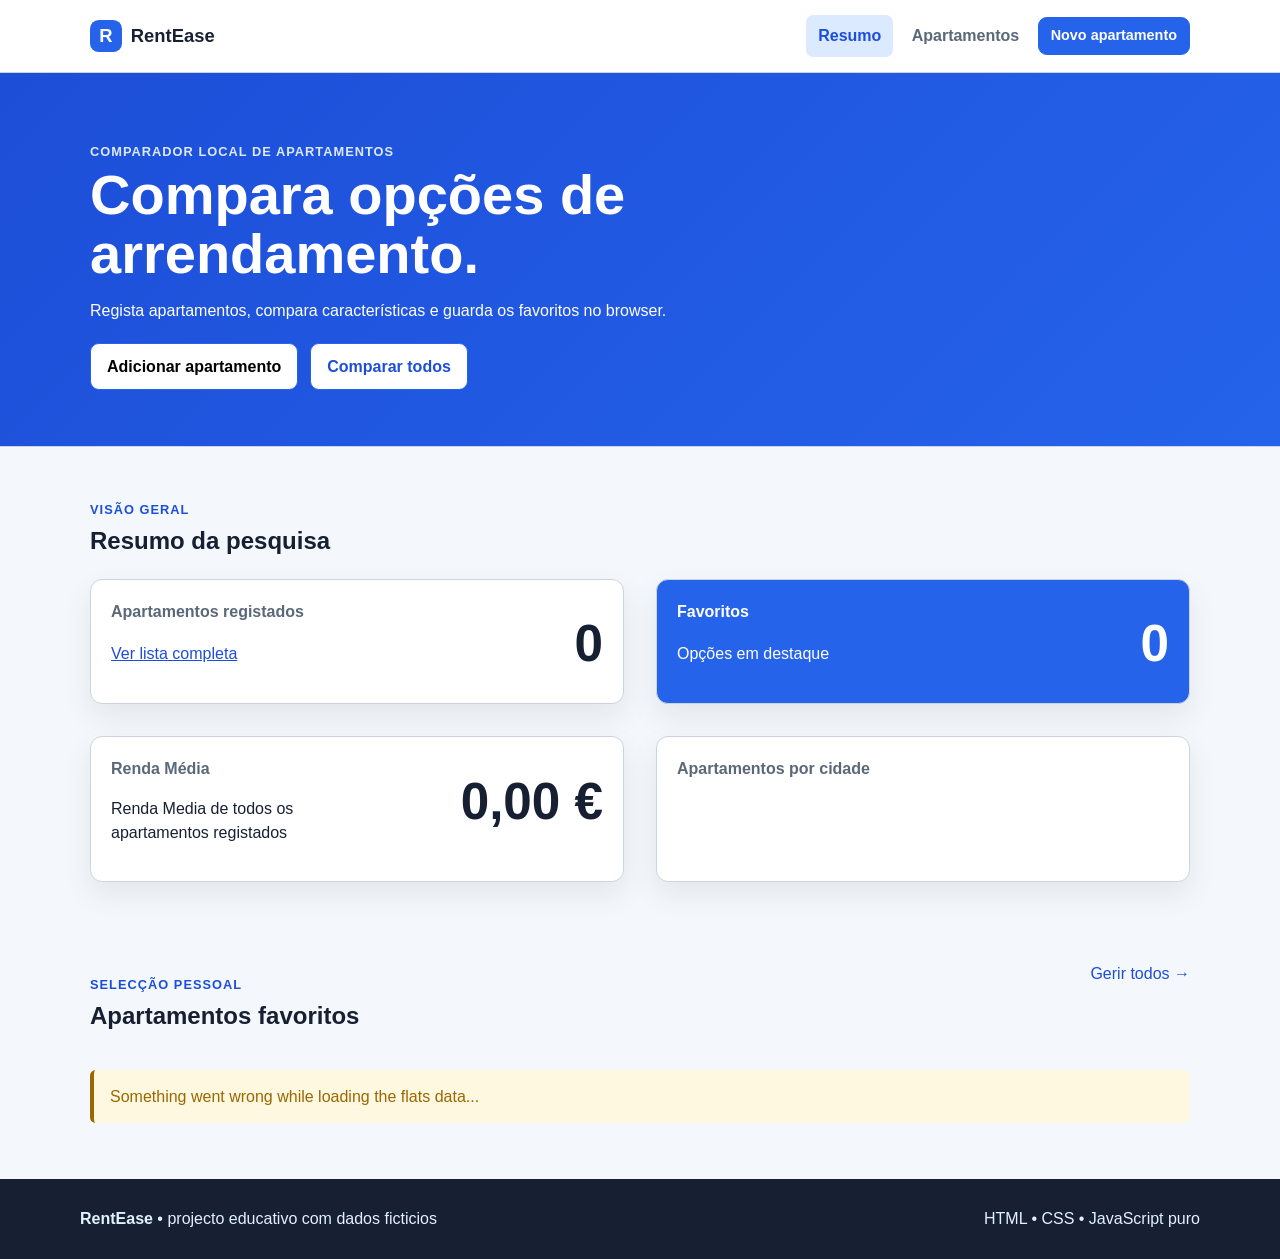
<file: index.html>
<!doctype html>
<html lang="pt-PT">
  <head>
    <meta charset="UTF-8" />
    <meta name="viewport" content="width=device-width, initial-scale=1.0" />
    <meta
      name="description"
      content="Resumo e apartamentos favoritos guardados no RentEase."
    />
    <title>RentEase — Resumo</title>
    <link rel="icon" href="data:," />
    <link rel="stylesheet" href="css/styles.css" />
    <script src="js/storage.js" defer></script>
    <script src="js/home.js" defer></script>
  </head>
  <body>
    <header class="site-header">
      <nav class="nav container">
        <a class="brand" href="index.html">
          <span class="brand__mark">R</span>
          <span>RentEase</span>
        </a>

        <div class="nav__links">
          <a class="current-page" href="index.html">Resumo</a>
          <a href="flats.html">Apartamentos</a>
          <a class="button button--small" href="new-flat.html"
            >Novo apartamento</a
          >
        </div>
      </nav>
    </header>

    <main>
      <section class="page-hero">
        <div class="container">
          <p class="eyebrow">Comparador local de apartamentos</p>
          <h1>Compara opções de arrendamento.</h1>
          <p>
            Regista apartamentos, compara características e guarda os favoritos
            no browser.
          </p>

          <div class="hero-actions">
            <a
              class="button"
              style="background-color: white; color: black"
              href="new-flat.html"
              >Adicionar apartamento</a
            >
            <a class="button button--secondary" href="flats.html"
              >Comparar todos</a
            >
          </div>
        </div>
      </section>

      <section class="container summary-section">
        <div class="section-heading">
          <p class="eyebrow">Visão geral</p>
          <h2>Resumo da pesquisa</h2>
        </div>

        <div class="stats-grid">
          <article class="stat-card">
            <span class="stat-card__label">Apartamentos registados</span>
            <strong class="stat-card__value" id="totalFlatsCount">0</strong>
            <a href="flats.html">Ver lista completa</a>
          </article>

          <article class="stat-card">
            <span class="stat-card__label">Favoritos</span>
            <strong class="stat-card__value" id="favouriteFlatsCount">0</strong>
            <p>Opções em destaque</p>
          </article>
          <article class="stat-card">
            <span class="stat-card__label">Renda Média</span>
            <strong class="stat-card__value" id="rendaMedia">0</strong>
            <p>Renda Media de todos os apartamentos registados</p>
          </article>
          <article class="stat-card">
            <span class="stat-card__label">Apartamentos por cidade</span>
            <ul class="" id="cityApartList"></ul>
          </article>
        </div>
      </section>

      <section class="container content-section">
        <div class="section-heading">
          <p class="eyebrow">Selecção pessoal</p>
          <h2>Apartamentos favoritos</h2>
          <a id="seeAllFlats" href="flats.html">Gerir todos &RightArrow;</a>
        </div>

        <div id="homeFeedback" class="feedback" hidden></div>
        <div id="favouriteList" class="property-grid"></div>
      </section>
    </main>
    <!-- DONE TODO HTML-1: acrescenta um footer com o nome do projecto e as tecnologias utilizadas.  -->
    <footer class="site-footer">
      <div class="footer-container">
        <div class="">
          <p>
            <strong>RentEase</strong> &bull; projecto educativo com dados
            ficticios
          </p>
        </div>
        <div class=""><p>HTML &bull; CSS &bull; JavaScript puro</p></div>
      </div>
    </footer>
  </body>
</html>
</file>
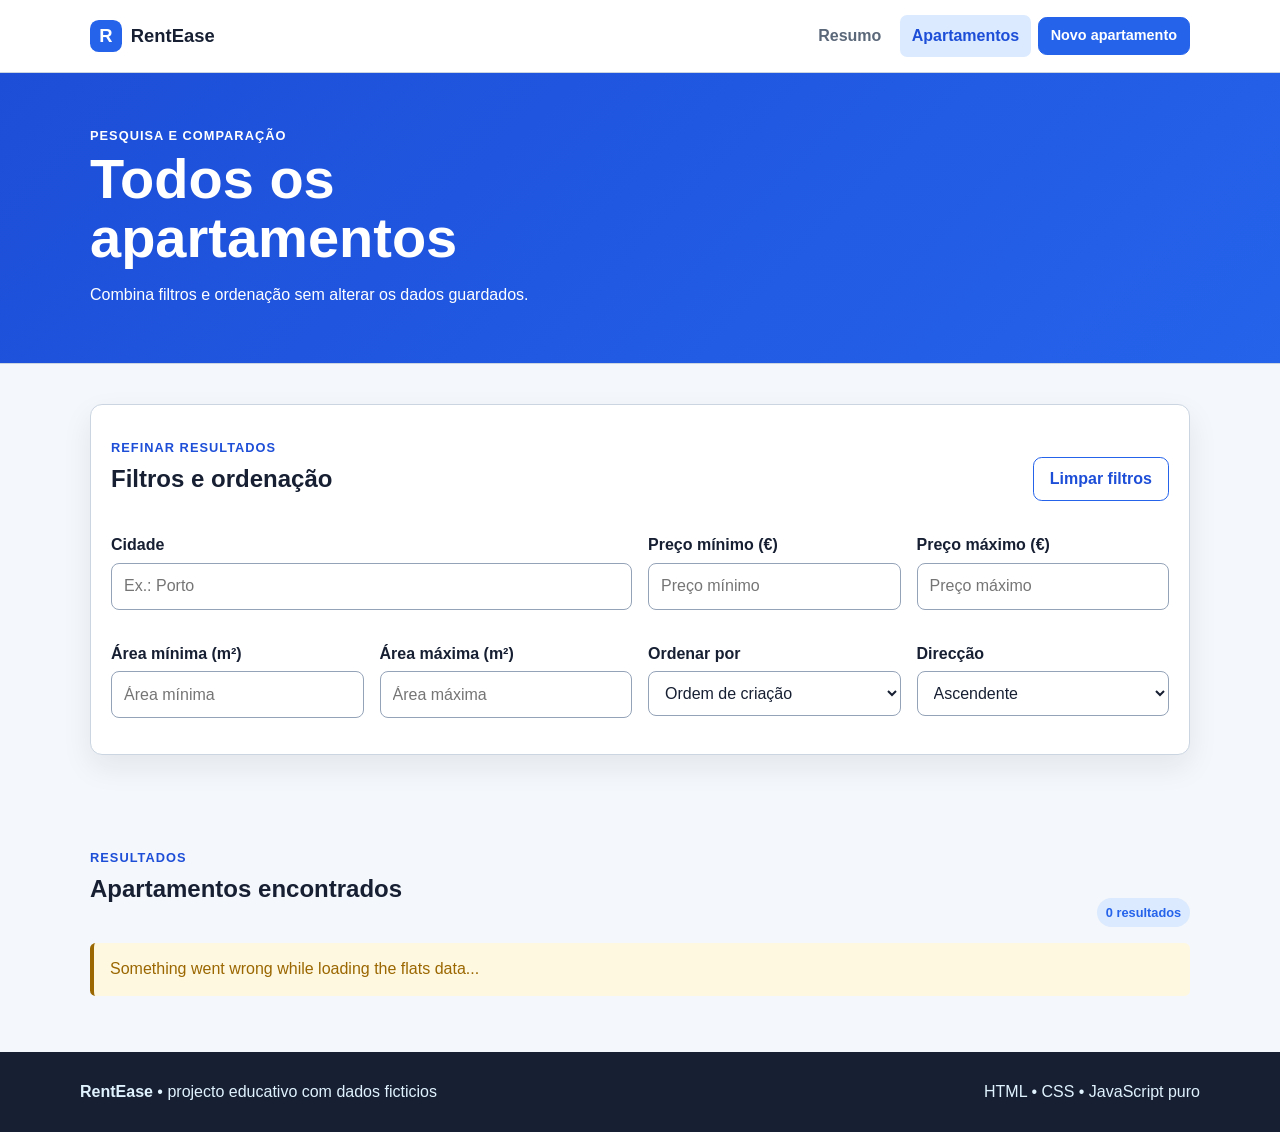
<file: flats.html>
<!doctype html>
<html lang="pt-PT">
  <head>
    <meta charset="UTF-8" />
    <meta name="viewport" content="width=device-width, initial-scale=1.0" />
    <meta
      name="description"
      content="Lista, filtra e ordena os apartamentos guardados no RentEase."
    />
    <title>RentEase — Apartamentos</title>
    <link rel="icon" href="data:," />
    <link rel="stylesheet" href="css/styles.css" />
    <script src="js/storage.js" defer></script>
    <script src="js/flats.js" defer></script>
  </head>
  <body>
    <header class="site-header">
      <nav class="nav container">
        <a class="brand" href="index.html">
          <span class="brand__mark">R</span>
          <span>RentEase</span>
        </a>

        <div class="nav__links">
          <a href="index.html">Resumo</a>
          <a class="current-page" href="flats.html">Apartamentos</a>
          <a class="button button--small" href="new-flat.html"
            >Novo apartamento</a
          >
        </div>
      </nav>
    </header>

    <main>
      <section class="page-title">
        <div class="container">
          <p class="eyebrow" style="color: white">Pesquisa e comparação</p>
          <h1>Todos os apartamentos</h1>
          <p>Combina filtros e ordenação sem alterar os dados guardados.</p>
        </div>
      </section>

      <section class="container content-section">
        <form id="filtersForm" class="filters-panel">
          <div class="section-heading">
            <p class="eyebrow">Refinar resultados</p>
            <h2>Filtros e ordenação</h2>
          </div>

          <div class="filters-grid">
            <div class="field field--wide">
              <label for="cityFilter">Cidade</label>
              <input
                id="cityFilter"
                name="city"
                type="search"
                placeholder="Ex.: Porto"
              />
            </div>

            <div class="field">
              <!-- DONE TODO HTML-2: acrescenta um label associado a minPriceFilter. -->
              <label for="minPriceFilter">Preço mínimo (&euro;)</label>
              <input
                id="minPriceFilter"
                name="minPrice"
                type="number"
                min="0"
                step="0.01"
                placeholder="Preço mínimo"
              />
            </div>

            <div class="field">
              <!-- DONE TODO HTML-3: acrescenta um label associado a maxPriceFilter. -->
              <label for="maxPriceFilter">Preço máximo (&euro;)</label>
              <input
                id="maxPriceFilter"
                name="maxPrice"
                type="number"
                min="0"
                step="0.01"
                placeholder="Preço máximo"
              />
            </div>

            <div class="field">
              <!-- DONE TODO HTML-4: acrescenta um label associado a minAreaFilter. -->
              <label for="minAreaFilter">Área mínima (m&sup2;)</label>
              <input
                id="minAreaFilter"
                name="minArea"
                type="number"
                min="0"
                step="0.1"
                placeholder="Área mínima"
              />
            </div>

            <div class="field">
              <!-- DONE TODO HTML-5: acrescenta um label associado a maxAreaFilter. -->
              <label for="maxAreaFilter">Área máxima (m&sup2;)</label>
              <input
                id="maxAreaFilter"
                name="maxArea"
                type="number"
                min="0"
                step="0.1"
                placeholder="Área máxima"
              />
            </div>

            <div class="field">
              <label for="sortBy">Ordenar por</label>
              <select id="sortBy" name="sortBy">
                <option value="none">Ordem de criação</option>
                <option value="city">Cidade</option>
                <option value="price">Preço</option>
                <option value="area">Área</option>
              </select>
            </div>
            <div class="field">
              <label for="sortDirection">Direcção</label>
              <select id="sortDirection" name="sortDirection">
                <option value="asc">Ascendente</option>
                <option value="dec">Decresente</option>
              </select>
            </div>
          </div>

          <button
            id="clearFiltersButton"
            class="button button--secondary"
            type="reset"
          >
            Limpar filtros
          </button>
        </form>
      </section>

      <section class="container content-section">
        <div class="section-heading section-heading--actions">
          <div>
            <p class="eyebrow">Resultados</p>
            <h2>Apartamentos encontrados</h2>
          </div>
          <output id="resultsCount" class="badge-blue">0 resultados</output>
        </div>

        <div id="flatsFeedback" class="feedback" hidden></div>
        <div id="flatList" class="property-grid"></div>
      </section>

      <div id="delete-modal" class="modal hidden">
        <div class="modal-content">
          <h3>Eliminar Apartamento?</h3>
          <p>Tem a certeza que quer eliminar este apartamento?</p>

          <button
            id="cancel-delete"
            class="button button--secondary button--small"
          >
            Cancelar
          </button>
          <button
            id="confirm-delete"
            class="button button--danger button--small"
          >
            Eliminar
          </button>
        </div>
      </div>
    </main>

    <!-- DONE TODO HTML-6: acrescenta um footer consistente com index.html. -->
    <footer class="site-footer">
      <div class="footer-container">
        <div class="">
          <p>
            <strong>RentEase</strong> &bull; projecto educativo com dados
            ficticios
          </p>
        </div>
        <div class=""><p>HTML &bull; CSS &bull; JavaScript puro</p></div>
      </div>
    </footer>
  </body>
</html>
</file>
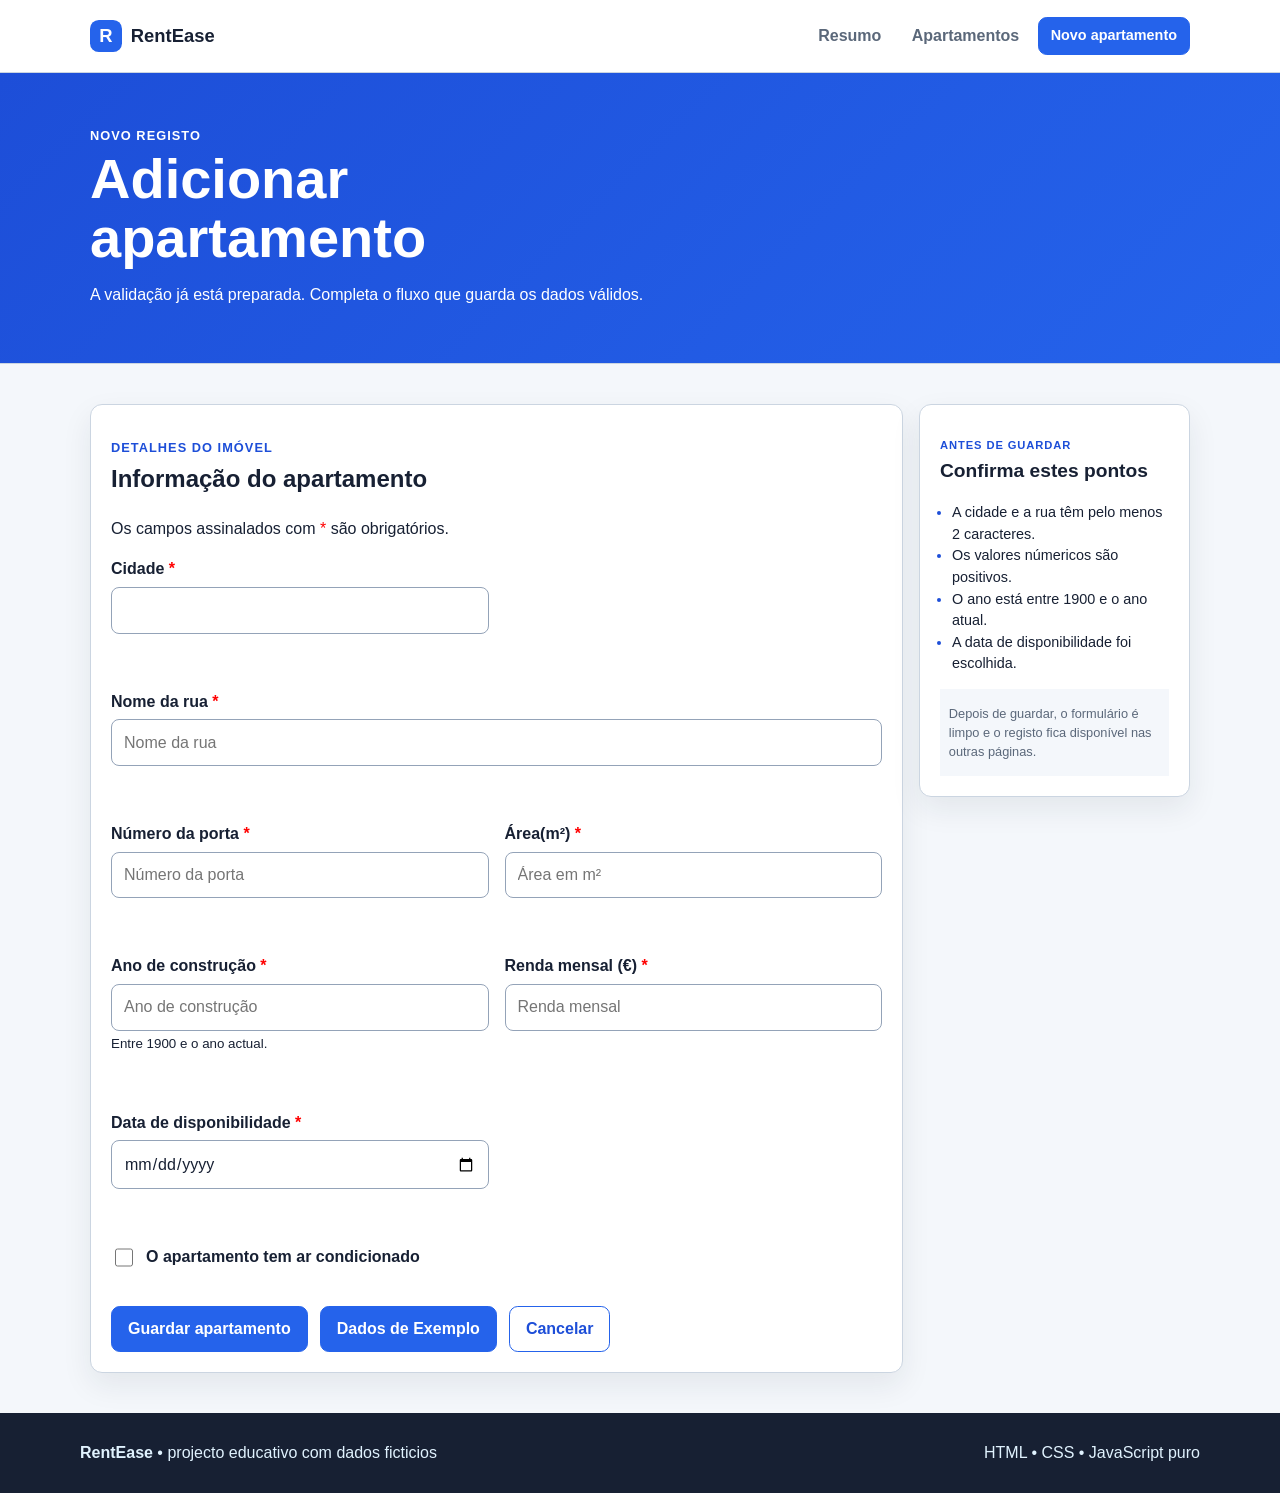
<file: new-flat.html>
<!doctype html>
<html lang="pt-PT">
  <head>
    <meta charset="UTF-8" />
    <meta name="viewport" content="width=device-width, initial-scale=1.0" />
    <meta
      name="description"
      content="Regista um novo apartamento no RentEase."
    />
    <title>RentEase — Novo apartamento</title>
    <link rel="icon" href="data:," />
    <link rel="stylesheet" href="css/styles.css" />
    <script src="js/storage.js" defer></script>
    <script src="js/new-flat.js" defer></script>
  </head>
  <body>
    <header class="site-header">
      <nav class="nav container">
        <a class="brand" href="index.html">
          <span class="brand__mark">R</span>
          <span>RentEase</span>
        </a>

        <div class="nav__links">
          <a href="index.html">Resumo</a>
          <a href="flats.html">Apartamentos</a>
          <a class="button button--small current-page" href="new-flat.html"
            >Novo apartamento</a
          >
        </div>
      </nav>
    </header>

    <main>
      <section id="page-title" class="page-title">
        <div class="container">
          <p class="eyebrow" style="color: white">Novo registo</p>
          <h1>Adicionar apartamento</h1>
          <p>
            A validação já está preparada. Completa o fluxo que guarda os dados
            válidos.
          </p>
        </div>
      </section>

      <section class="container content-section">
        <form id="newFlatForm" class="form-card" novalidate>
          <div class="section-heading">
            <p class="eyebrow">Detalhes do imóvel</p>
            <h2>Informação do apartamento</h2>
          </div>

          <p>
            Os campos assinalados com <span class="required">*</span> são
            obrigatórios.
          </p>

          <div class="form-grid">
            <div class="field">
              <label for="city">Cidade <span class="required">*</span></label>
              <input id="city" name="city" type="text" required />
              <p id="cityError" class="field-error"></p>
            </div>

            <div class="field field--wide">
              <!-- DONE TODO HTML-7: acrescenta um label associado a streetName. -->
              <label for="streetName"
                >Nome da rua <span class="required">*</span></label
              >
              <input
                id="streetName"
                name="streetName"
                type="text"
                placeholder="Nome da rua"
                required
              />
              <p id="streetNameError" class="field-error"></p>
            </div>

            <div class="field">
              <!-- DONE TODO HTML-8: acrescenta um label associado a streetNumber. -->
              <label for="streetNumber"
                >Número da porta <span class="required">*</span></label
              >
              <input
                id="streetNumber"
                name="streetNumber"
                type="number"
                min="1"
                step="1"
                placeholder="Número da porta"
                required
              />
              <p id="streetNumberError" class="field-error"></p>
            </div>

            <div class="field">
              <!-- DONE TODO HTML-9: acrescenta um label associado a areaSize. -->
              <label for="areaSize"
                >Área(m&sup2;) <span class="required">*</span></label
              >
              <input
                id="areaSize"
                name="areaSize"
                type="number"
                min="0"
                step="0.1"
                placeholder="Área em m²"
                required
              />
              <p id="areaSizeError" class="field-error"></p>
            </div>

            <div class="field">
              <!-- DONE TODO HTML-10: acrescenta um label associado a yearBuilt. -->
              <label for="yearBuilt"
                >Ano de construção <span class="required">*</span></label
              >
              <input
                id="yearBuilt"
                name="yearBuilt"
                type="number"
                min="1900"
                step="1"
                placeholder="Ano de construção"
                required
              />
              <small>Entre 1900 e o ano actual.</small>
              <p id="yearBuiltError" class="field-error"></p>
            </div>

            <div class="field">
              <!-- DONE TODO HTML-11: acrescenta um label associado a rentPrice. -->
              <label for="rentPrice"
                >Renda mensal (&euro;) <span class="required">*</span></label
              >
              <input
                id="rentPrice"
                name="rentPrice"
                type="number"
                min="0"
                step="0.01"
                placeholder="Renda mensal"
                required
              />
              <p id="rentPriceError" class="field-error"></p>
            </div>

            <div class="field">
              <label for="dateAvailable"
                >Data de disponibilidade <span class="required">*</span></label
              >
              <input
                id="dateAvailable"
                name="dateAvailable"
                type="date"
                required
              />
              <p id="dateAvailableError" class="field-error"></p>
            </div>

            <div class="field checkbox-field field--wide">
              <input id="hasAC" name="hasAC" type="checkbox" />
              <label for="hasAC">O apartamento tem ar condicionado</label>
            </div>
          </div>

          <div id="formFeedback" class="feedback" hidden>
            <span id="formFeedbackText"></span>
            <a id="viewFlatsLink" href="flats.html" hidden>Ver apartamentos</a>
          </div>

          <div class="form-actions">
            <button class="button" type="submit">Guardar apartamento</button>
            <button id="btnExamples" class="button" type="button">
              Dados de Exemplo
            </button>
            <a class="button button--secondary" href="flats.html">Cancelar</a>
          </div>
        </form>

        <aside class="form-card">
          <div class="section-heading">
            <p class="eyebrow">Antes de guardar</p>
            <h2>Confirma estes pontos</h2>
          </div>

          <ul class="aside-list">
            <li>A cidade e a rua têm pelo menos 2 caracteres.</li>
            <li>Os valores númericos são positivos.</li>
            <li>O ano está entre 1900 e o ano atual.</li>
            <li>A data de disponibilidade foi escolhida.</li>
          </ul>
          <div class="aside-block">
            <p>
              Depois de guardar, o formulário é limpo e o registo fica
              disponível nas outras páginas.
            </p>
          </div>
        </aside>
      </section>
    </main>

    <!-- DONE TODO HTML-13: acrescenta um footer consistente com as restantes páginas. -->
    <footer class="site-footer">
      <div class="footer-container">
        <div class="">
          <p>
            <strong>RentEase</strong> &bull; projecto educativo com dados
            ficticios
          </p>
        </div>
        <div class=""><p>HTML &bull; CSS &bull; JavaScript puro</p></div>
      </div>
    </footer>
  </body>
</html>
</file>
<file: css/styles.css>
:root {
  --color-primary: #2563eb;
  --color-primary-dark: #1d4ed8;
  --color-primary-soft: #dbeafe;
  --color-ink: #172033;
  --color-muted: #5b687a;
  --color-border: #cbd5e1;
  --color-surface: #ffffff;
  --color-page: #f4f7fb;
  --color-success: #18794e;
  --color-danger: #b42318;
  --color-warning: #9a6700;
  --radius: 0.75rem;
  --shadow: 0 12px 30px rgba(23, 32, 51, 0.08);
}

* {
  box-sizing: border-box;
}

body {
  margin: 0;
  color: var(--color-ink);
  background: var(--color-page);
  font-family: Arial, Helvetica, sans-serif;
  line-height: 1.5;
}

.required {
  color: red;
}

a {
  color: var(--color-primary-dark);
}

button,
input,
select {
  font: inherit;
}

button,
a {
  -webkit-tap-highlight-color: transparent;
}

/*Modal CSS*/
.modal {
  position: fixed;
  inset: 0;
  background: rgba(0, 0, 0, 0.4);

  display: flex;
  justify-content: center;
  align-items: center;
}

.modal-content {
  background: white;
  padding: 20px;
  border-radius: 8px;
}

:focus-visible {
  outline: 3px solid #f59e0b;
  outline-offset: 3px;
}

.container {
  width: min(1100px, calc(100% - 2rem));
  margin-inline: auto;
}

.site-header {
  position: sticky;
  top: 0;
  z-index: 10;
  background: rgba(255, 255, 255, 0.96);
  border-bottom: 1px solid var(--color-border);
}

/* Exemplo de Flexbox. Usa a mesma lógica noutras zonas da interface. */
.nav {
  min-height: 4.5rem;
  display: flex;
  align-items: center;
  justify-content: space-between;
  flex-wrap: wrap;
  gap: 1rem;
  padding-block: 0.75rem;
}

.brand {
  display: inline-flex;
  align-items: center;
  gap: 0.55rem;
  color: var(--color-ink);
  font-size: 1.15rem;
  font-weight: 800;
  text-decoration: none;
}

.brand__mark {
  width: 2rem;
  height: 2rem;
  display: grid;
  place-items: center;
  color: white;
  background: var(--color-primary);
  border-radius: 0.55rem;
}

.nav__links {
  display: flex;
  align-items: center;
  flex-wrap: wrap;
  gap: 0.4rem;
}

.nav__links > a:not(.button) {
  padding: 0.55rem 0.75rem;
  color: var(--color-muted);
  border-radius: 0.45rem;
  font-weight: 700;
  text-decoration: none;
}

.nav__links > a:not(.button):hover,
.nav__links > a.current-page:not(.button) {
  color: var(--color-primary-dark);
  background: var(--color-primary-soft);
}

.button {
  min-height: 2.75rem;
  display: inline-flex;
  align-items: center;
  justify-content: center;
  padding: 0.65rem 1rem;
  color: white;
  background: var(--color-primary);
  border: 1px solid var(--color-primary);
  border-radius: 0.55rem;
  font-weight: 800;
  text-decoration: none;
  cursor: pointer;
}

.button:hover {
  background: var(--color-primary-dark);
}

.button--secondary {
  color: var(--color-primary-dark);
  background: white;
}

.button--secondary:hover {
  color: white;
  background: var(--color-primary-dark);
}

.button--small {
  min-height: 2.35rem;
  padding: 0.45rem 0.75rem;
  font-size: 0.9rem;
}

.button--danger {
  color: white;
  background: var(--color-danger);
  border-color: var(--color-danger);
}

.page-hero,
.page-title {
  padding: 3.5rem 0;
  background: linear-gradient(
    135deg,
    var(--color-primary-dark),
    var(--color-primary)
  );
  color: white;
  border-bottom: 1px solid var(--color-border);
}

.page-hero .eyebrow {
  color: var(--color-primary-soft);
}

.page-title {
  padding-block: 2.5rem;
}

h1,
h2,
h3,
p {
  overflow-wrap: anywhere;
}

h1 {
  max-width: 18ch;
  margin: 0.3rem 0 0.75rem;
  font-size: clamp(2rem, 6vw, 3.5rem);
  line-height: 1.05;
}

h2,
h3 {
  margin-top: 0;
}

.eyebrow {
  margin-bottom: 0.25rem;
  color: var(--color-primary-dark);
  font-size: 0.8rem;
  font-weight: 900;
  letter-spacing: 0.08em;
  text-transform: uppercase;
}

.hero-actions,
.form-actions,
.property-card__actions {
  display: flex;
  flex-wrap: wrap;
  gap: 0.75rem;
  margin-top: 1.25rem;
}

.summary-section,
.content-section {
  padding-block: 2.5rem;
}

.content-section:has(form#newFlatForm) {
  display: grid;
  grid-template-columns: 9fr 3fr;
  grid-template-rows: auto;
  gap: 1rem;
}
/*ASIDE*/
aside {
  align-self: self-start;
}
aside .section-heading {
  font-size: 0.8rem;
}
aside .eyebrow {
  font-size: 0.7rem;
}
.aside-list li::marker {
  color: var(--color-primary-dark);
}
.aside-list {
  font-size: 0.9rem;
  padding-left: 12px;
}

.aside-block {
  background-color: var(--color-page);
  color: var(--color-muted);
  padding: 0.1rem 0.05rem;
  font-size: 0.8rem;
}
.aside-block p {
  padding-left: 0.5rem;
}

.section-heading {
  margin-bottom: 1rem;
}

.section-heading--actions {
  display: flex;
  align-items: end;
  justify-content: space-between;
  flex-wrap: wrap;
  gap: 1rem;
}
/*Home page */
article:has(#favouriteFlatsCount),
article:has(#favouriteFlatsCount) .stat-card__label {
  background-color: var(--color-primary);
  color: white;
}
/*flats grid filters + header*/
#filtersForm {
  display: grid;
  grid-template-columns: 1fr auto;
  grid-template-rows: auto auto;
}
button#clearFiltersButton {
  grid-area: 1 / 2 / 2 / 3;
  height: 1.5em;
  align-self: center;
}
.filters-grid {
  grid-area: 2 / 1 / 3 / 3;
}

.section-heading:has(#seeAllFlats) {
  display: grid;
  grid-template-columns: auto auto;
  grid-template-rows: auto auto;
}
#seeAllFlats {
  text-decoration: none;
  grid-area: 1 / 2 / 3 / 3;
  justify-self: end;
}
/*HOME STATS*/
.stats-grid,
.property-grid {
  display: grid;
  grid-template-columns: 1fr 1fr;
  gap: 2rem;
}

.stats-grid .stat-card {
  display: grid;
  grid-template-rows: auto auto;
  grid-template-columns: 1fr 1fr;
  /*padding: 0.5rem 1.25rem;*/
}

.stat-card strong {
  font-size: 3.2rem;
  grid-area: 1 / 2 / 3 /3;
  justify-self: end;
}

.stat-card,
.property-card,
.filters-panel,
.form-card {
  padding: 1.25rem;
  background: var(--color-surface);
  border: 1px solid var(--color-border);
  border-radius: var(--radius);
  box-shadow: var(--shadow);
}

.stat-card__label {
  display: block;
  color: var(--color-muted);
  font-weight: 700;
}

.stat-card__value {
  display: block;
  margin-top: 0.4rem;
  font-size: 2.4rem;
}

/*GRIDS */
.filters-grid {
  display: grid;
  grid-template-columns: repeat(4, 1fr);
  gap: 1rem;
}

.form-grid {
  display: grid;
  grid-template-columns: repeat(2, 1fr);
  grid-template-rows: repeat(6, auto);
  gap: 1rem;
}

.field--wide {
  grid-column: span 2;
}

.field {
  margin-bottom: 1rem;
}

.field label {
  display: block;
  margin-bottom: 0.35rem;
  font-weight: 800;
}

.field input,
.field select {
  width: 100%;
  min-height: 2.8rem;
  padding: 0.65rem 0.75rem;
  color: var(--color-ink);
  background: white;
  border: 1px solid #94a3b8;
  border-radius: 0.5rem;
}

.checkbox-field {
  display: flex;
  align-items: center;
  gap: 0.6rem;
}

.checkbox-field input {
  width: 1.15rem;
  min-height: 1.15rem;
}

.checkbox-field label {
  margin: 0;
}

/*ERRORS AND FEEDBACK*/
/* A validação fornecida aplica esta classe aos campos inválidos. */
.field input.input-error {
  border-color: var(--color-danger);
  box-shadow: 0 0 0 3px rgba(180, 35, 24, 0.12);
}

.field-error {
  min-height: 1.25rem;
  margin: 0.25rem 0 0;
  color: var(--color-danger);
  font-size: 0.85rem;
  font-weight: 700;
}

.feedback {
  margin-block: 1rem;
  padding: 0.9rem 1rem;
  color: #075985;
  background: #e0f2fe;
  border-left: 4px solid #0284c7;
  border-radius: 0.35rem;
}

.feedback[data-type="success"] {
  color: var(--color-success);
  background: #ecfdf3;
  border-left-color: var(--color-success);
}

.feedback[data-type="error"] {
  color: var(--color-danger);
  background: #fff1f0;
  border-left-color: var(--color-danger);
}

.feedback[data-type="warning"] {
  color: var(--color-warning);
  background: #fff8e1;
  border-left-color: var(--color-warning);
}
/*CARD HEADER*/
.property-card__header {
  display: flex;
  align-items: start;
  justify-content: space-between;
  gap: 1rem;
  margin-bottom: 0.8rem;
}

.property-card__address,
.property-card__id {
  margin: 0.2rem 0 0;
  color: var(--color-muted);
}

/*
.property-card__facts,
.property-card__fact,
.property-card__fact-label,
.property-card__fact-value {
}
*/
.property-card__facts {
  display: grid;
  grid-template-columns: 1fr 1fr;
  grid-template-rows: repeat(3, auto);
  gap: 1rem;
}

.property-card__fact {
  padding: 1rem 0.4rem;
  border-radius: 1rem;
  background-color: var(--color-page);
}

.property-card__fact-label {
  font-size: 0.8rem;
  font-weight: 600;
  color: #687386;
  margin: 0;
}

.property-card__fact-value {
  font-size: 1.5rem;
  font-weight: 700;
  color: #172033;
  margin: 0;
}
/*BADGES*/
.badge {
  padding: 0.3rem 0.55rem;
  color: #9a4b00;
  background: #fff0df;
  border-radius: 999px;
  font-size: 0.8rem;
  font-weight: 900;
}

.badge-blue {
  padding: 0.3rem 0.55rem;
  color: var(--color-primary);
  background: var(--color-primary-soft);
  border-radius: 999px;
  font-size: 0.8rem;
  font-weight: 900;
}
.fav-border {
  border: 1px solid #9a6700;
  box-shadow: 0 0 10px #9a6700;
}

/*FOOTER*/
.site-footer {
  height: 5rem;
  color: #e0f2fe;
  background-color: #172033;
  align-content: center;
}
.footer-container {
  display: grid;
  margin: 0 5rem;
  grid-template-columns: auto auto;
  justify-content: space-between;
  /*text-align: center;*/
}

.footer-container div {
  max-width: 30rem;
  justify-self: space-between;
}

.hidden {
  display: none;
}

#cityApartList {
  grid-area: 2 / 1 / 3 / 3;
  font-size: 1.2rem;
}
.eyebrow strong {
  font-size: 1.3rem;
}
@media (max-width: 700px) {
  .property-card__fact-value {
    font-size: 1.1rem;
  }

  nav {
    flex-direction: column;
  }
  .brand {
    align-self: flex-start;
  }
  .nav__links {
    display: flex;
    width: 100%;
    align-items: center;
    flex-wrap: wrap;
    gap: 0.4rem;
  }
  .nav__links > a {
    width: calc(50% - 5px);
  }

  .nav__links > a:nth-child(3) {
    width: 100%;
  }

  .hero-actions,
  .form-actions,
  .property-card__actions {
    flex-direction: column;
    align-items: start;
  }
  .stats-grid {
    grid-template-columns: 1fr;
  }
  .stats-grid,
  .property-grid {
    grid-template-columns: 1fr;
  }

  .filters-grid {
    grid-template-columns: 1fr;
  }
  .filters-grid .field {
    grid-column: span 2;
  }

  .content-section:has(form#newFlatForm) {
    grid-template-columns: 1fr;
  }

  .form-grid {
    grid-template-columns: 1fr;
  }
  .field {
    grid-column: span 2;
  }
  aside {
    display: none;
  }
  .site-footer {
    height: auto;
    font-size: 0.8rem;
  }
  .footer-container {
    margin: 0 0.5rem;
    grid-template-columns: 1fr;
    grid-template-rows: 1fr 1fr;
    justify-items: center;
  }
}
</file>
